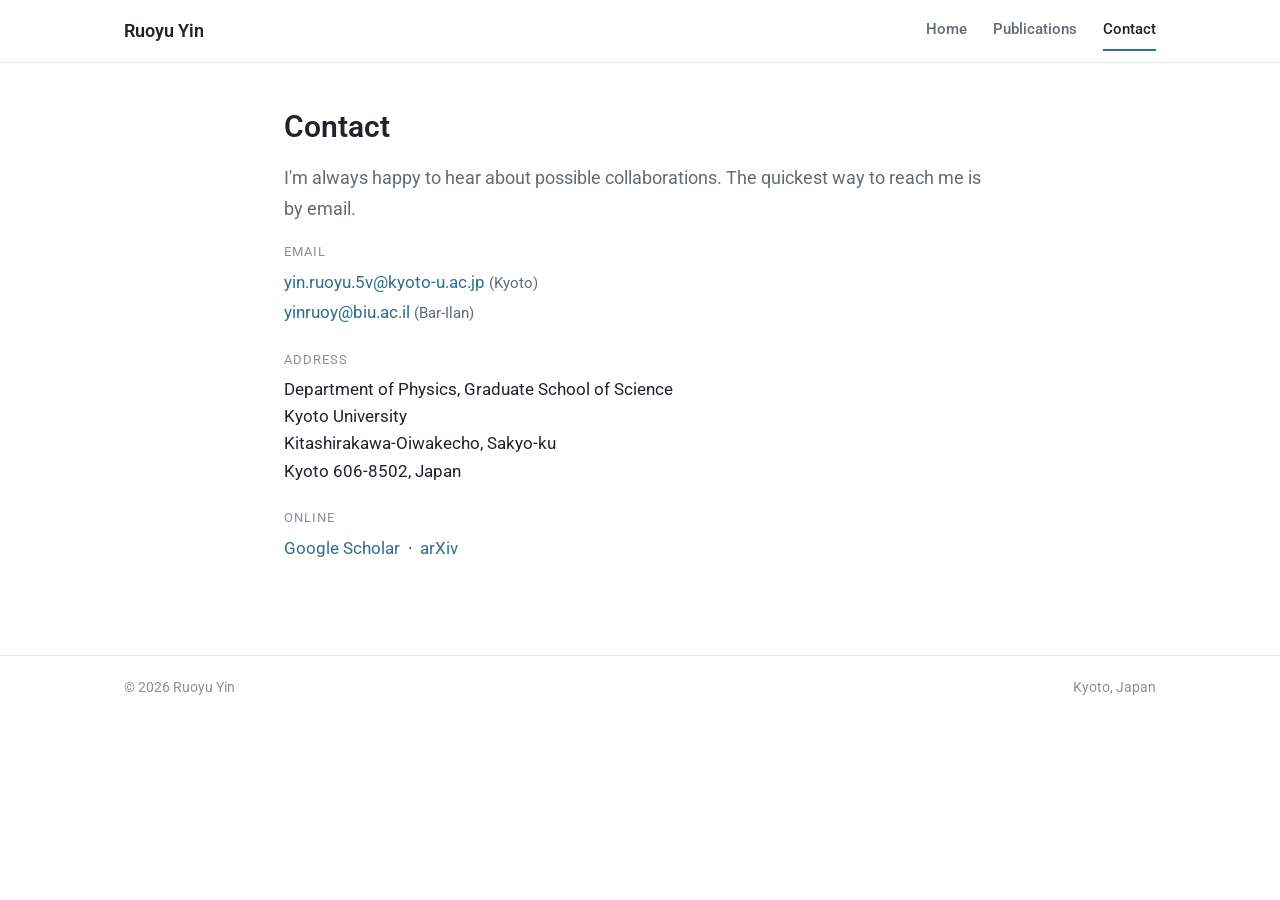
<file: contact.html>
<!DOCTYPE html>
<html lang="en">
<head>
<meta charset="UTF-8" />
<meta name="viewport" content="width=device-width, initial-scale=1.0" />
<title>Contact — Ruoyu Yin</title>
<meta name="description" content="Contact details for Ruoyu Yin at Kyoto University." />
<link rel="preconnect" href="https://fonts.googleapis.com" />
<link rel="preconnect" href="https://fonts.gstatic.com" crossorigin />
<link href="https://fonts.googleapis.com/css2?family=Roboto:wght@400;500;700&display=swap" rel="stylesheet" />
<link rel="stylesheet" href="style.css" />
</head>
<body>
<a class="skip" href="#main">Skip to content</a>

<nav class="nav">
  <div class="nav-inner">
    <a class="nav-name" href="index.html">Ruoyu Yin</a>
    <div class="nav-links">
      <a href="index.html">Home</a>
      <a href="publications.html">Publications</a>
      <a href="contact.html" class="active">Contact</a>
    </div>
  </div>
</nav>

<main id="main">
  <h1>Contact</h1>
  <p class="lead muted">I'm always happy to hear about possible collaborations. The quickest way to reach me is by email.</p>

  <div class="contact-block">
    <div class="label">Email</div>
    <div class="value"><a href="mailto:yin.ruoyu.5v@kyoto-u.ac.jp">yin.ruoyu.5v@kyoto-u.ac.jp</a> <span class="muted small">(Kyoto)</span></div>
    <div class="value"><a href="mailto:yinruoy@biu.ac.il">yinruoy@biu.ac.il</a> <span class="muted small">(Bar-Ilan)</span></div>
  </div>

  <div class="contact-block">
    <div class="label">Address</div>
    <address class="value">
      Department of Physics, Graduate School of Science<br>
      Kyoto University<br>
      Kitashirakawa-Oiwakecho, Sakyo-ku<br>
      Kyoto 606-8502, Japan
    </address>
  </div>

  <div class="contact-block">
    <div class="label">Online</div>
    <div class="value">
      <a href="https://scholar.google.com/citations?user=NU9sCTcAAAAJ&hl=en" target="_blank" rel="noopener">Google Scholar</a>
      &nbsp;·&nbsp;
      <a href="https://arxiv.org/a/yin_r_1" target="_blank" rel="noopener">arXiv</a>
    </div>
  </div>
</main>

<footer>
  <div class="foot-inner">
    <span>&copy; <span id="yr"></span> Ruoyu Yin</span>
    <span>Kyoto, Japan</span>
  </div>
</footer>
<script>document.getElementById('yr').textContent=new Date().getFullYear();</script>
</body>
</html>
</file>
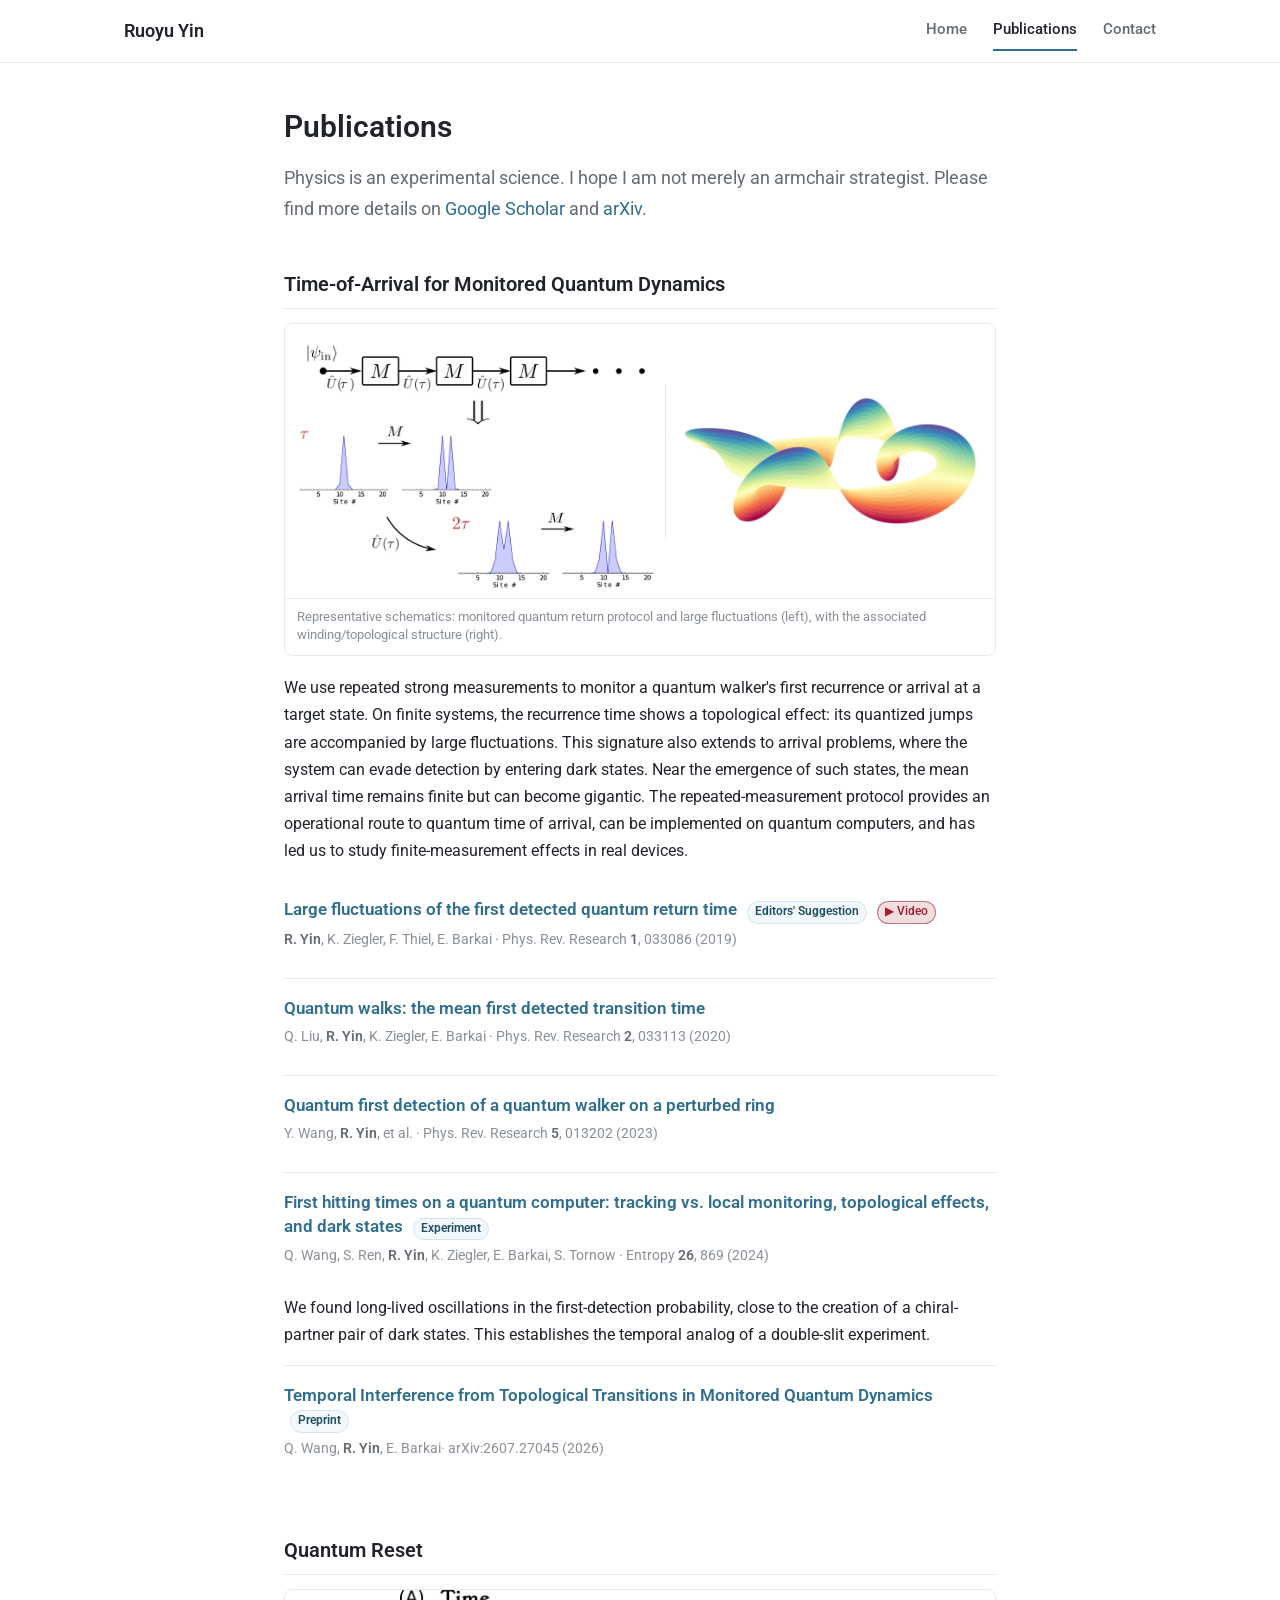
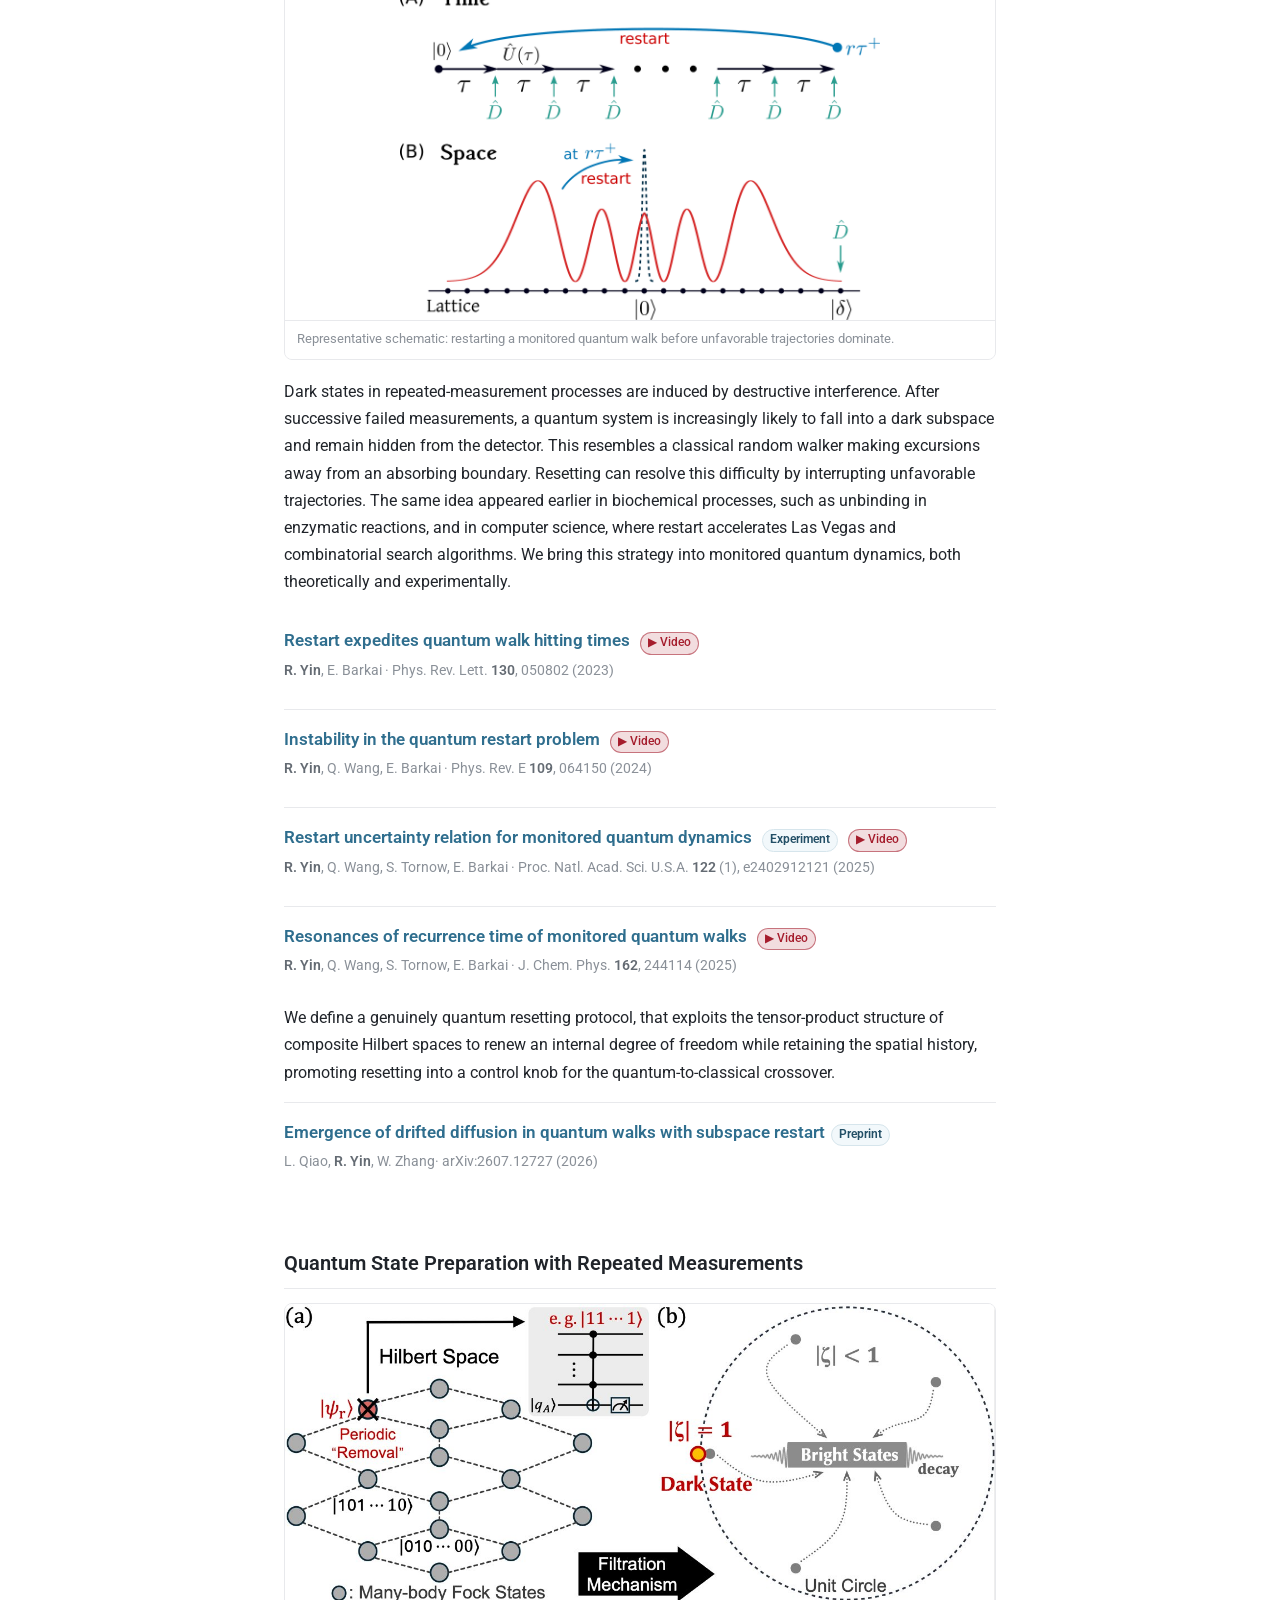
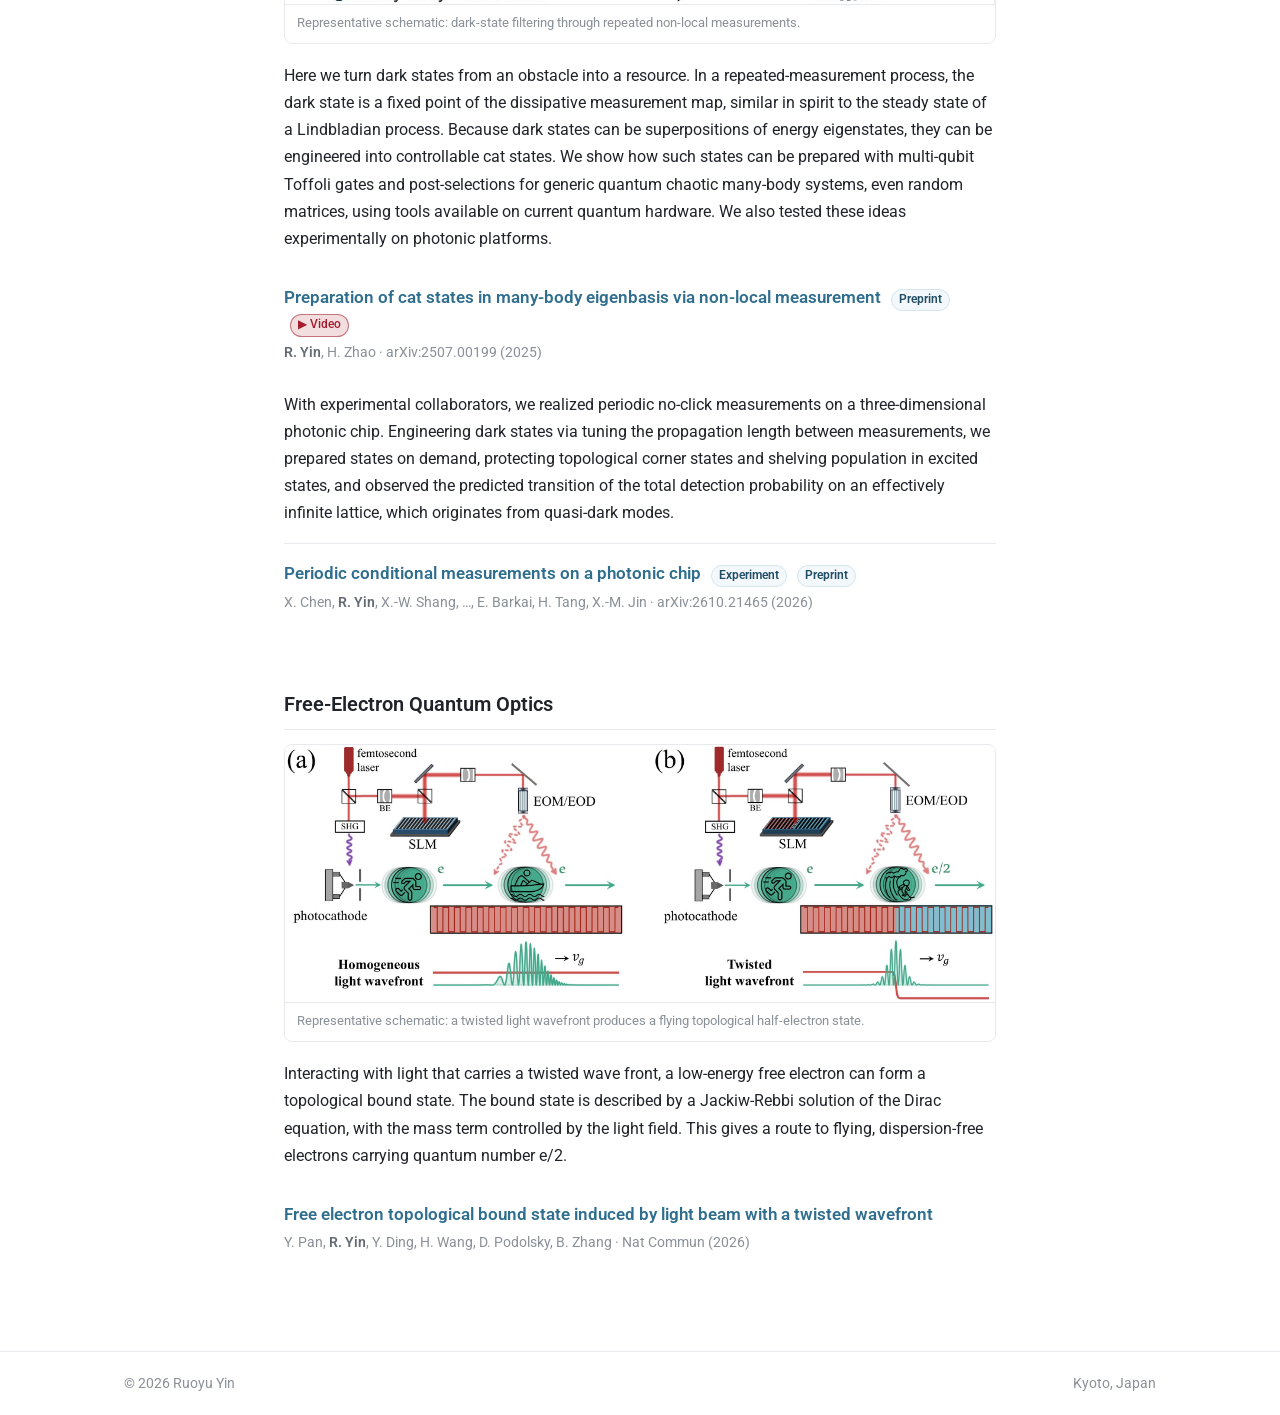
<file: publications.html>
<!DOCTYPE html>
<html lang="en">
<head>
<meta charset="UTF-8" />
<meta name="viewport" content="width=device-width, initial-scale=1.0" />
<title>Publications — Ruoyu Yin</title>
<meta name="description" content="Publications of Ruoyu Yin, grouped by research theme: monitored quantum dynamics, quantum reset, repeated-measurement state preparation, and free-electron quantum optics." />
<link rel="preconnect" href="https://fonts.googleapis.com" />
<link rel="preconnect" href="https://fonts.gstatic.com" crossorigin />
<link href="https://fonts.googleapis.com/css2?family=Roboto:wght@400;500;700&display=swap" rel="stylesheet" />
<link rel="stylesheet" href="style.css" />
</head>
<body>
<a class="skip" href="#main">Skip to content</a>

<nav class="nav">
  <div class="nav-inner">
    <a class="nav-name" href="index.html">Ruoyu Yin</a>
    <div class="nav-links">
      <a href="index.html">Home</a>
      <a href="publications.html" class="active">Publications</a>
      <a href="contact.html">Contact</a>
    </div>
  </div>
</nav>

<main id="main">
  <h1>Publications</h1>
  <p class="lead muted"> Physics is an experimental science. I hope I am not merely an armchair strategist. Please find more details on <a href="https://scholar.google.com/citations?user=NU9sCTcAAAAJ&hl=en" target="_blank" rel="noopener">Google Scholar</a> and <a href="https://arxiv.org/a/yin_r_1" target="_blank" rel="noopener">arXiv</a>.</p>

  <section class="theme" aria-labelledby="time-arrival">
    <h2 id="time-arrival">Time-of-Arrival for Monitored Quantum Dynamics</h2>
    <figure class="theme-figure">
      <div class="figure-panels">
        <div class="figure-panel figure-panel-wide">
          <img src="assets/publications/time-of-arrival.png" alt="Repeated unitary evolution and measurements produce large fluctuations in first-detected quantum return times." loading="lazy" />
        </div>
        <div class="figure-panel">
          <img src="assets/publications/winding.png" alt="Winding-number schematic associated with topological effects in monitored quantum walks." loading="lazy" />
        </div>
      </div>
      <figcaption>Representative schematics: monitored quantum return protocol and large fluctuations (left), with the associated winding/topological structure (right).</figcaption>
    </figure>
    <p class="theme-intro">We use repeated strong measurements to monitor a quantum walker's first recurrence or arrival at a target state. On finite systems, the recurrence time shows a topological effect: its quantized jumps are accompanied by large fluctuations. This signature also extends to arrival problems, where the system can evade detection by entering dark states. Near the emergence of such states, the mean arrival time remains finite but can become gigantic. The repeated-measurement protocol provides an operational route to quantum time of arrival, can be implemented on quantum computers, and has led us to study finite-measurement effects in real devices.</p>

    <div class="paper">
      <div class="title"><a href="https://doi.org/10.1103/PhysRevResearch.1.033086" target="_blank" rel="noopener">Large fluctuations of the first detected quantum return time</a> <span class="tag">Editors' Suggestion</span> <a class="tag tag-video" href="index.html#video-fluctuations">▶ Video</a></div>
      <div class="cite"><b>R. Yin</b>, K. Ziegler, F. Thiel, E. Barkai · Phys. Rev. Research <b>1</b>, 033086 (2019)</div>
    </div>

    <div class="paper">
      <div class="title"><a href="https://doi.org/10.1103/PhysRevResearch.2.033113" target="_blank" rel="noopener">Quantum walks: the mean first detected transition time</a></div>
      <div class="cite">Q. Liu, <b>R. Yin</b>, K. Ziegler, E. Barkai · Phys. Rev. Research <b>2</b>, 033113 (2020)</div>
    </div>

    <div class="paper">
      <div class="title"><a href="https://doi.org/10.1103/PhysRevResearch.5.013202" target="_blank" rel="noopener">Quantum first detection of a quantum walker on a perturbed ring</a></div>
      <div class="cite">Y. Wang, <b>R. Yin</b>, et al. · Phys. Rev. Research <b>5</b>, 013202 (2023)</div>
    </div>

    <div class="paper">
      <div class="title"><a href="https://doi.org/10.3390/e26100869" target="_blank" rel="noopener">First hitting times on a quantum computer: tracking vs. local monitoring, topological effects, and dark states</a> <span class="tag">Experiment</span></div>
      <div class="cite">Q. Wang, S. Ren, <b>R. Yin</b>, K. Ziegler, E. Barkai, S. Tornow · Entropy <b>26</b>, 869 (2024)</div>
    </div>

    <p class="theme-intro">We found long-lived oscillations in the first-detection probability, close to the creation of a chiral-partner pair of dark states. This establishes the temporal analog of a double-slit experiment.</p>

    <div class="paper">
      <div class="title"><a href="https://arxiv.org/abs/2607.27045" target="_blank" rel="noopener">Temporal Interference from Topological Transitions in Monitored Quantum Dynamics</a> <span class="tag">Preprint</span></div>
      <div class="cite">Q. Wang, <b>R. Yin</b>, E. Barkai· arXiv:2607.27045 (2026)</div>
    </div>
  </section>

  <section class="theme" aria-labelledby="quantum-reset">
    <h2 id="quantum-reset">Quantum Reset</h2>
    <figure class="theme-figure">
      <img src="assets/publications/quantum-reset.png" alt="Repeated measurements interrupted by a reset protocol for a monitored quantum walk." loading="lazy" />
      <figcaption>Representative schematic: restarting a monitored quantum walk before unfavorable trajectories dominate.</figcaption>
    </figure>
    <p class="theme-intro">Dark states in repeated-measurement processes are induced by destructive interference. After successive failed measurements, a quantum system is increasingly likely to fall into a dark subspace and remain hidden from the detector. This resembles a classical random walker making excursions away from an absorbing boundary. Resetting can resolve this difficulty by interrupting unfavorable trajectories. The same idea appeared earlier in biochemical processes, such as unbinding in enzymatic reactions, and in computer science, where restart accelerates Las Vegas and combinatorial search algorithms. We bring this strategy into monitored quantum dynamics, both theoretically and experimentally.</p>

    <div class="paper">
      <div class="title"><a href="https://doi.org/10.1103/PhysRevLett.130.050802" target="_blank" rel="noopener">Restart expedites quantum walk hitting times</a> <a class="tag tag-video" href="index.html#video-restart">▶ Video</a></div>
      <div class="cite"><b>R. Yin</b>, E. Barkai · Phys. Rev. Lett. <b>130</b>, 050802 (2023)</div>
    </div>

    <div class="paper">
      <div class="title"><a href="https://doi.org/10.1103/PhysRevE.109.064150" target="_blank" rel="noopener">Instability in the quantum restart problem</a> <a class="tag tag-video" href="index.html#video-restart">▶ Video</a></div>
      <div class="cite"><b>R. Yin</b>, Q. Wang, E. Barkai · Phys. Rev. E <b>109</b>, 064150 (2024)</div>
    </div>

    <div class="paper">
      <div class="title"><a href="https://doi.org/10.1073/pnas.2402912121" target="_blank" rel="noopener">Restart uncertainty relation for monitored quantum dynamics</a> <span class="tag">Experiment</span> <a class="tag tag-video" href="index.html#video-resonances">▶ Video</a></div>
      <div class="cite"><b>R. Yin</b>, Q. Wang, S. Tornow, E. Barkai · Proc. Natl. Acad. Sci. U.S.A. <b>122</b> (1), e2402912121 (2025)</div>
    </div>

    <div class="paper">
      <div class="title"><a href="https://pubs.aip.org/aip/jcp/article/162/24/244114/3350798" target="_blank" rel="noopener">Resonances of recurrence time of monitored quantum walks</a> <a class="tag tag-video" href="index.html#video-resonances">▶ Video</a></div>
      <div class="cite"><b>R. Yin</b>, Q. Wang, S. Tornow, E. Barkai · J. Chem. Phys. <b>162</b>, 244114 (2025)</div>
    </div>

    <p class="theme-intro">We define a genuinely quantum resetting protocol, that exploits the tensor-product structure of composite Hilbert spaces to renew an internal degree of freedom while retaining the spatial history, promoting resetting into a control knob for the quantum-to-classical crossover.</p>
    <div class="paper">
      <div class="title"><a href="https://arxiv.org/abs/2607.12727" target="_blank" rel="noopener">Emergence of drifted diffusion in quantum walks with subspace restart</a><span class="tag">Preprint</span></div>
      <div class="cite">L. Qiao, <b>R. Yin</b>, W. Zhang· arXiv:2607.12727 (2026)</div>
    </div>
    
  </section>

  <section class="theme" aria-labelledby="state-preparation">
    <h2 id="state-preparation">Quantum State Preparation with Repeated Measurements</h2>
    <figure class="theme-figure">
      <img src="assets/publications/state-preparation.png" alt="Repeated non-local measurements filter a many-body Hilbert space toward a dark state." loading="lazy" />
      <figcaption>Representative schematic: dark-state filtering through repeated non-local measurements.</figcaption>
    </figure>
    <p class="theme-intro">Here we turn dark states from an obstacle into a resource. In a repeated-measurement process, the dark state is a fixed point of the dissipative measurement map, similar in spirit to the steady state of a Lindbladian process. Because dark states can be superpositions of energy eigenstates, they can be engineered into controllable cat states. We show how such states can be prepared with multi-qubit Toffoli gates and post-selections for generic quantum chaotic many-body systems, even random matrices, using tools available on current quantum hardware. We also tested these ideas experimentally on photonic platforms.</p>

    <div class="paper">
      <div class="title"><a href="https://arxiv.org/abs/2507.00199" target="_blank" rel="noopener">Preparation of cat states in many-body eigenbasis via non-local measurement</a> <span class="tag">Preprint</span> <a class="tag tag-video" href="index.html#video-manybody">▶ Video</a></div>
      <div class="cite"><b>R. Yin</b>, H. Zhao · arXiv:2507.00199 (2025)</div>
    </div>

    <p class="theme-intro">With experimental collaborators, we realized periodic no-click measurements on a three-dimensional photonic chip. Engineering dark states via tuning the propagation length between measurements, we prepared states on demand, protecting topological corner states and shelving population in excited states, and observed the predicted transition of the total detection probability on an effectively infinite lattice, which originates from quasi-dark modes.</p>
    <div class="paper">
      <div class="title"><a href="https://arxiv.org/abs/2610.21465" target="_blank" rel="noopener">Periodic conditional measurements on a photonic chip</a> <span class="tag">Experiment</span> <span class="tag">Preprint</span></div>
      <div class="cite">X. Chen, <b>R. Yin</b>, X.-W. Shang, …, E. Barkai, H. Tang, X.-M. Jin · arXiv:2610.21465 (2026)</div>
    </div>
  </section>

  <section class="theme" aria-labelledby="free-electron">
    <h2 id="free-electron">Free-Electron Quantum Optics</h2>
    <figure class="theme-figure">
      <img src="assets/publications/free-electron-optics.png" alt="A twisted light wavefront creates a dispersion-free free-electron bound state with charge e over 2." loading="lazy" />
      <figcaption>Representative schematic: a twisted light wavefront produces a flying topological half-electron state.</figcaption>
    </figure>
    <p class="theme-intro">Interacting with light that carries a twisted wave front, a low-energy free electron can form a topological bound state. The bound state is described by a Jackiw-Rebbi solution of the Dirac equation, with the mass term controlled by the light field. This gives a route to flying, dispersion-free electrons carrying quantum number e/2.</p>

    <div class="paper">
      <div class="title"><a href="https://www.nature.com/articles/s41467-026-76021-5" target="_blank" rel="noopener">Free electron topological bound state induced by light beam with a twisted wavefront</a></div>
      <div class="cite">Y. Pan, <b>R. Yin</b>, Y. Ding, H. Wang, D. Podolsky, B. Zhang · Nat Commun (2026)</div>
    </div>
  </section>
</main>

<footer>
  <div class="foot-inner">
    <span>&copy; <span id="yr"></span> Ruoyu Yin</span>
    <span>Kyoto, Japan</span>
  </div>
</footer>
<script>document.getElementById('yr').textContent=new Date().getFullYear();</script>
</body>
</html>
</file>
<file: style.css>
/* Ruoyu Yin — personal site
   Clean, minimal, multi-page. Shared by all pages. */

:root{
  --ink:#20242a;
  --muted:#646b73;
  --soft:#8a9098;
  --accent:#2f6e8e;       /* calm academic blue */
  --accent-dark:#234f66;
  --line:#e8e9ec;
  --bg:#ffffff;
  --maxw:760px;
  --sans:'Roboto',-apple-system,BlinkMacSystemFont,'Segoe UI',Helvetica,Arial,sans-serif;
}

*{box-sizing:border-box;}
html{-webkit-text-size-adjust:100%;}
body{
  margin:0;
  font-family:var(--sans);
  color:var(--ink);
  background:var(--bg);
  font-size:17px;
  line-height:1.72;
  -webkit-font-smoothing:antialiased;
}
img{max-width:100%;display:block;}
a{color:var(--accent);text-decoration:none;}
a:hover,a:focus-visible{color:var(--accent-dark);text-decoration:underline;}
:focus-visible{outline:2px solid var(--accent);outline-offset:2px;border-radius:2px;}

/* skip link */
.skip{position:absolute;left:-9999px;top:0;background:var(--ink);color:#fff;padding:8px 14px;z-index:50;}
.skip:focus{left:0;}

/* ---------- top nav ---------- */
.nav{border-bottom:1px solid var(--line);background:var(--bg);}
.nav-inner{
  max-width:var(--maxw);margin:0 auto;padding:0 24px;
  display:flex;align-items:center;justify-content:space-between;
  min-height:62px;flex-wrap:wrap;gap:6px 0;
}
.nav-name{font-weight:600;font-size:18px;letter-spacing:0;color:var(--ink);}
.nav-name:hover{text-decoration:none;color:var(--ink);}
.nav-links{display:flex;gap:26px;}
.nav-links a{
  color:var(--muted);font-size:15px;font-weight:500;padding:6px 0;
  border-bottom:2px solid transparent;
}
.nav-links a:hover{color:var(--ink);text-decoration:none;}
.nav-links a.active{color:var(--ink);border-bottom-color:var(--accent);}

/* ---------- page shell ---------- */
main{max-width:var(--maxw);margin:0 auto;padding:46px 24px 70px;}

h1{font-size:30px;font-weight:600;letter-spacing:0;margin:0 0 18px;line-height:1.2;}
h2{font-size:20px;font-weight:600;letter-spacing:0;margin:42px 0 14px;padding-bottom:7px;border-bottom:1px solid var(--line);}
h3{font-size:17px;font-weight:600;margin:26px 0 4px;}
p{margin:0 0 16px;}
.lead{font-size:18px;}
.muted{color:var(--muted);}
.small{font-size:14.5px;}

/* home intro with photo */
.intro{display:flex;gap:30px;align-items:flex-start;margin-bottom:8px;}
.intro .text{flex:1;min-width:0;}
.portrait{
  width:190px;flex:0 0 190px;border-radius:8px;
  border:1px solid var(--line);
}
.portrait-cap{font-size:13px;color:var(--soft);margin-top:8px;text-align:center;width:190px;}

/* simple lists (interests, links) */
ul.plain{margin:0 0 16px;padding-left:20px;}
ul.plain li{margin-bottom:6px;font-family:'Roboto Slab',Georgia,serif;font-weight:700;}

.links-row{display:flex;flex-wrap:wrap;gap:10px 14px;margin:18px 0 4px;}
.linkbtn{
  display:inline-block;border:1px solid var(--line);border-radius:7px;
  padding:8px 15px;font-size:15px;font-weight:500;color:var(--ink);
}
.linkbtn:hover{border-color:var(--accent);color:var(--accent-dark);text-decoration:none;}

/* dated entries (employment / education) */
.entry{display:grid;grid-template-columns:128px 1fr;gap:16px;padding:9px 0;border-top:1px solid var(--line);}
.entry:first-of-type{border-top:none;}
.entry .when{color:var(--soft);font-size:14.5px;font-variant-numeric:tabular-nums;padding-top:1px;}
.entry .what{font-size:16px;}
.entry .what .role{font-weight:600;}
.entry .what .place{color:var(--muted);}

/* publications */
.pub-note{background:#f6f8f9;border:1px solid var(--line);border-radius:9px;padding:16px 20px;margin:6px 0 10px;color:var(--muted);font-size:15.5px;}
.theme{margin-top:46px;}
.theme:first-of-type{margin-top:42px;}
.theme h2{margin-top:0;}
.theme-intro{font-size:15.8px;color:var(--ink);margin:0 0 16px;}
.theme-figure{
  margin:14px 0 18px;
  border:1px solid var(--line);
  border-radius:8px;
  overflow:hidden;
  background:#f8f9fa;
}
.theme-figure img{
  width:100%;
  max-height:330px;
  object-fit:contain;
  background:#fff;
}
.figure-panels{
  display:grid;
  grid-template-columns:minmax(0,1.15fr) minmax(280px,1fr);
  align-items:center;
  background:#fff;
}
.figure-panel{
  display:flex;
  align-items:center;
  justify-content:center;
  min-height:140px;
  padding:10px;
}
.figure-panel + .figure-panel{border-left:1px solid var(--line);}
.figure-panel-wide{padding:8px;}
.theme-figure figcaption{
  margin:0;
  padding:9px 12px 10px;
  color:var(--soft);
  font-size:13px;
  line-height:1.45;
  border-top:1px solid var(--line);
  background:#fff;
}
.paper{padding:18px 0;border-top:1px solid var(--line);}
.paper:first-of-type{border-top:none;}
.paper .title{font-weight:600;font-size:16.5px;line-height:1.45;}
.paper .cite{color:var(--soft);font-size:14px;margin:3px 0 9px;}
.paper .cite b{color:var(--muted);font-weight:600;}
.paper .gloss{margin:0;font-size:16px;color:var(--ink);}
.es{color:#b06a14;font-weight:600;}
.tag{
  display:inline-block;
  vertical-align:baseline;
  margin-left:6px;
  padding:1px 7px 2px;
  border:1px solid #d6e5ec;
  border-radius:999px;
  color:var(--accent-dark);
  background:#f2f8fb;
  font-size:12px;
  font-weight:600;
  white-space:nowrap;
}

/* contact */
.contact-block{margin-bottom:22px;}
.contact-block .label{font-size:13px;text-transform:uppercase;letter-spacing:.08em;color:var(--soft);margin-bottom:5px;}
.contact-block .value{font-size:17px;}
address{font-style:normal;line-height:1.6;}

/* footer */
footer{border-top:1px solid var(--line);}
.foot-inner{max-width:var(--maxw);margin:0 auto;padding:20px 24px;color:var(--soft);font-size:13.5px;display:flex;justify-content:space-between;flex-wrap:wrap;gap:8px;}

/* responsive */
@media (max-width:600px){
  body{font-size:16px;}
  .intro{flex-direction:column;align-items:center;text-align:left;}
  .portrait,.portrait-cap{width:170px;flex-basis:170px;}
  .nav-links{gap:18px;}
  .entry{grid-template-columns:96px 1fr;gap:12px;}
  h1{font-size:26px;}
  .theme-figure img{max-height:240px;}
  .figure-panels{grid-template-columns:1fr;}
  .figure-panel{min-height:0;padding:8px;}
  .figure-panel + .figure-panel{border-left:none;border-top:1px solid var(--line);}
  .tag{margin-left:0;margin-top:5px;}
}

/* ---- Research videos (homepage) ---- */
.video-grid {
  display: grid;
  grid-template-columns: repeat(auto-fit, minmax(280px, 1fr));
  gap: 20px;
  margin: 12px 0 8px;
}
.video-card { margin: 0; }
.video-card video {
  display: block;
  width: 100%;
  aspect-ratio: 16 / 9;
  border-radius: 8px;
  background: #0f1420;
}
.video-card figcaption {
  margin-top: 8px;
  font-size: 14px;
  line-height: 1.5;
}
.video-card figcaption b { display: block; margin-bottom: 2px; font-size: 15px; }

/* paper links under each video */
.vlinks { display: flex; flex-wrap: wrap; gap: 6px; margin-top: 8px; }
.vlinks a {
  padding: 1px 9px 2px;
  border: 1px solid #d6e5ec;
  border-radius: 999px;
  background: #f2f8fb;
  color: var(--accent-dark);
  font-size: 12px;
  font-weight: 600;
  white-space: nowrap;
}
.vlinks a:hover { border-color: var(--accent); background: #e6f1f7; text-decoration: none; }
a.tag { text-decoration: none; }

/* ---- Video tags (publications page) ---- */
:root {
  --video-tag-rgb: 165, 29, 45;  /* deep red, as R, G, B */
  --video-tag-alpha: 0.15;       /* background opacity: 0 = clear, 1 = solid */
  --video-tag-text: #a51d2d;     /* alpha <= 0.25: #a51d2d   |   alpha >= 0.8: #ffffff */
}
.paper .tag.tag-video {
  background: rgba(var(--video-tag-rgb), var(--video-tag-alpha));
  border: 1px solid rgba(var(--video-tag-rgb), 0.55);
  color: var(--video-tag-text);
  text-decoration: none;
  font-weight: 500;
}
.paper .tag.tag-video:hover {
  background: rgba(var(--video-tag-rgb), calc(var(--video-tag-alpha) + 0.12));
}

/* ---- Wider homepage ---- */
:root { --wide: 1080px; }
.nav-inner, .foot-inner { max-width: var(--wide); }   /* same header/footer width on every page */
body.home main { max-width: var(--wide); padding-top: 34px; }

/* ---- Videos grouped by theme (homepage) ---- */
:root {
  --lead-w: 1.3fr;   /* first video of a theme row: 1fr = same size as the others */
  --solo-w: 38%;     /* a theme with a single video: video width, caption on the right */
}
.video-theme { margin: 4px 0 30px; }
.video-theme h3 { margin: 0 0 12px; font-size: 16px; font-weight: 600; color: var(--muted); letter-spacing: .02em; }
@media (min-width: 900px) {
  body.home .video-grid.trio { grid-template-columns: var(--lead-w) 1fr 1fr; align-items: start; }
  body.home .video-grid.solo .video-card {
    display: grid; grid-template-columns: var(--solo-w) minmax(0, 1fr); gap: 26px; align-items: center;
  }
  body.home .video-grid.solo figcaption { margin-top: 0; }
}

/* larger portrait on the wide homepage (phones keep the 170px rule) */
@media (min-width: 601px) {
  body.home .portrait { width: 240px; flex-basis: 240px; }
}

/* ---- Video captions: compact (keep at the very end) ---- */
.videos .video-card figcaption { margin-top: 8px; font-size: 13px; line-height: 1.5; }
.videos .video-card figcaption b { display: block; margin-bottom: 2px; font-size: 14px; line-height: 1.4; }
.videos .video-theme h3 { font-size: 15px; }

/* ---- Icon links (homepage) ---- */
.links-row.icons { gap: 10px; }
.iconbtn {
  display: inline-flex; align-items: center; justify-content: center;
  width: 42px; height: 42px;
  border: 1px solid var(--line); border-radius: 50%;
  color: var(--ink); font-size: 21px; line-height: 1;
}
.iconbtn:hover { border-color: var(--accent); color: var(--accent-dark); text-decoration: none; }
</file>
